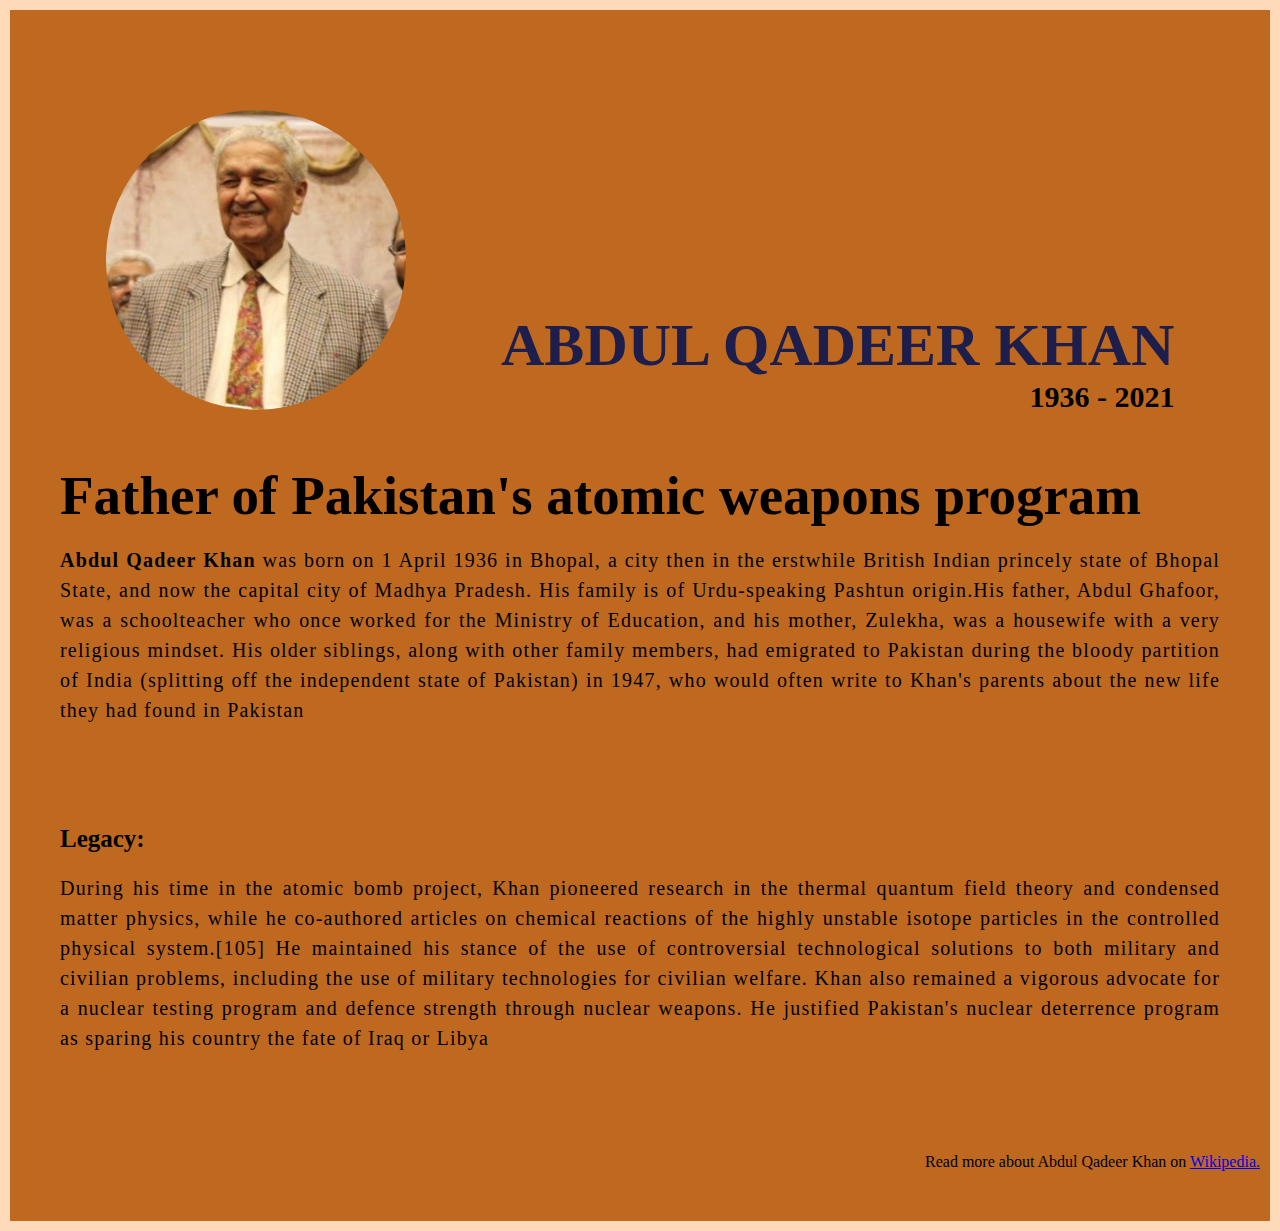
<file: project1/index.html>
<!DOCTYPE html>
<html lang="en">
<head>
    <meta charset="UTF-8">
    <meta http-equiv="X-UA-Compatible" content="IE=edge">
    <meta name="viewport" content="width=device-width, initial-scale=1.0">
    <title>Tribute Website</title>
    <link rel="stylesheet" href="style.css">
</head>
<body>
    <div class="container">     
    <div class="content"></div>
     <section class="top_section">
     <div class="image_container">
      <img src="Abdul_Qadeer_Khan.jpg" alt="Abdul Qadeer Khan">
       </div> 
    <div>
     <h1> Abdul Qadeer Khan</h1>
    <h4> 1936 - 2021</h4>
    </div>
     </section>
       <section class="about_section">
      <h2>Father of Pakistan's atomic weapons program</h2>
      <p><b>Abdul Qadeer Khan</b> was born on 1 April 1936 in Bhopal, a city then in the erstwhile British Indian princely state of Bhopal State, and now the capital city of Madhya Pradesh. His family is of Urdu-speaking Pashtun origin.His father, Abdul Ghafoor, was a schoolteacher who once worked for the Ministry of Education, and his mother, Zulekha, was a housewife with a very religious mindset. His older siblings, along with other family members, had emigrated to Pakistan during the bloody partition of India (splitting off the independent state of Pakistan) in 1947, who would often write to Khan's parents about the new life they had found in Pakistan</p>
       </section>
    <section class="biography">
    <h3>Legacy:</h3>
    <p>During his time in the atomic bomb project, Khan pioneered research in the thermal quantum field theory and condensed matter physics, while he co-authored articles on chemical reactions of the highly unstable isotope particles in the controlled physical system.[105] He maintained his stance of the use of controversial technological solutions to both military and civilian problems, including the use of military technologies for civilian welfare. Khan also remained a vigorous advocate for a nuclear testing program and defence strength through nuclear weapons. He justified Pakistan's nuclear deterrence program as sparing his country the fate of Iraq or Libya</p>
    </section>
    <footer><p>Read more about Abdul Qadeer Khan on <a href="https://en.wikipedia.org/wiki/Abdul_Qadeer_Khan#:~:text=An%20%C3%A9migr%C3%A9%20(Muhajir)%20from%20India,separation%20based%20on%20gas%20centrifuges.">Wikipedia.</a></p></footer>
    </div>
</body>
</html>
</file>
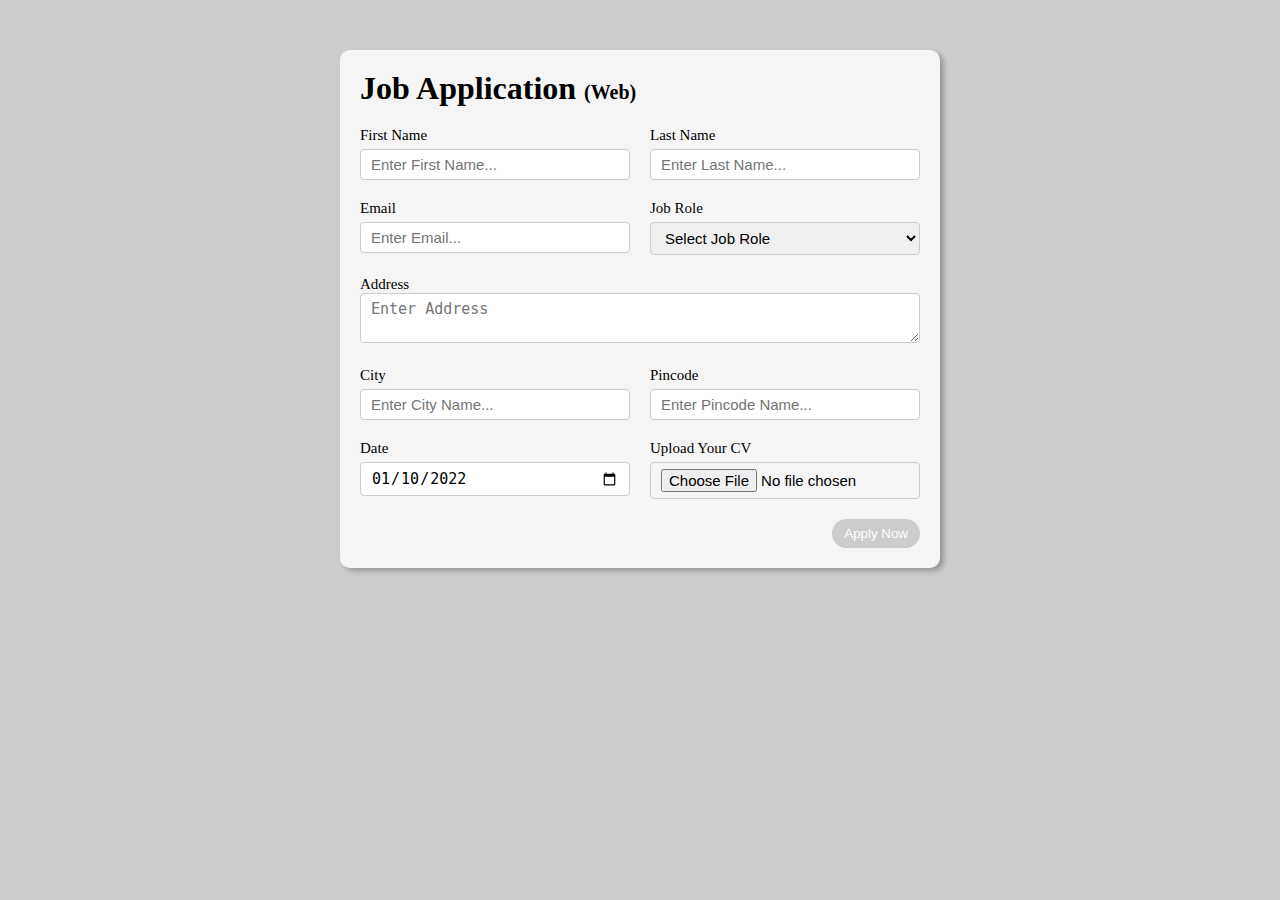
<file: project3/index.html>
<!DOCTYPE html>
<html lang="en">
  <head>
    <meta charset="UTF-8" />
    <meta http-equiv="X-UA-Compatible" content="IE=edge" />
    <meta name="viewport" content="width=device-width, initial-scale=1.0" />
    <title>Job Application Form</title>
    <link rel="stylesheet" href="style.css" />
  </head>
  <body>
    <div class="container">
      <div class="apply_box">
        <h1>
          Job Application
          <span class="title_small">(Web)</span>
        </h1>
        <form action="">
          <div class="form_container">
            <div class="form_control">
              <label for="first_name"> First Name </label>
              <input
                id="first_name"
                name="first_name"
                placeholder="Enter First Name..."
              />
            </div>
            <div class="form_control">
              <label for="last_name"> Last Name </label>
              <input
                id="last_name"
                name="last_name"
                placeholder="Enter Last Name..."
              />
            </div>
            <div class="form_control">
              <label for="email"> Email </label>
              <input
                type="email"
                id="email"
                name="email"
                placeholder="Enter Email..."
              />
            </div>
            <div class="form_control">
              <label for="job_role"> Job Role </label>
              <select id="job_role" name="job_role">
                <option value="">Select Job Role</option>
                <option value="frontend">Frontend Developer</option>
                <option value="backend">Backend Developer</option>
                <option value="full_stack">Full Stack Developer</option>
                <option value="ui_ux">UI UX Designer</option>
              </select>
            </div>
            <div class="textarea_control">
              <label for="address"> Address </label>
              <textarea
                id="address"
                name="address"
                row="4"
                cols="30"
                placeholder="Enter Address"
              ></textarea>
            </div>
            <div class="form_control">
              <label for="city"> City </label>
              <input id="city" name="city" placeholder="Enter City Name..." />
            </div>
            <div class="form_control">
              <label for="pincode"> Pincode </label>
              <input
                type="number"
                id="pincode"
                name="pincode"
                placeholder="Enter Pincode Name..."
              />
            </div>
            <div class="form_control">
              <label for="date"> Date </label>
              <input value="2022-01-10" type="date" id="date" name="date" />
            </div>
            <div class="form_control">
              <label for="upload"> Upload Your CV </label>
              <input type="file" id="upload" name="upload" />
            </div>
          </div>
          <div class="button_container">
            <button type="submit">Apply Now</button>
          </div>
        </form>
      </div>
    </div>
  </body>
</html>
</file>
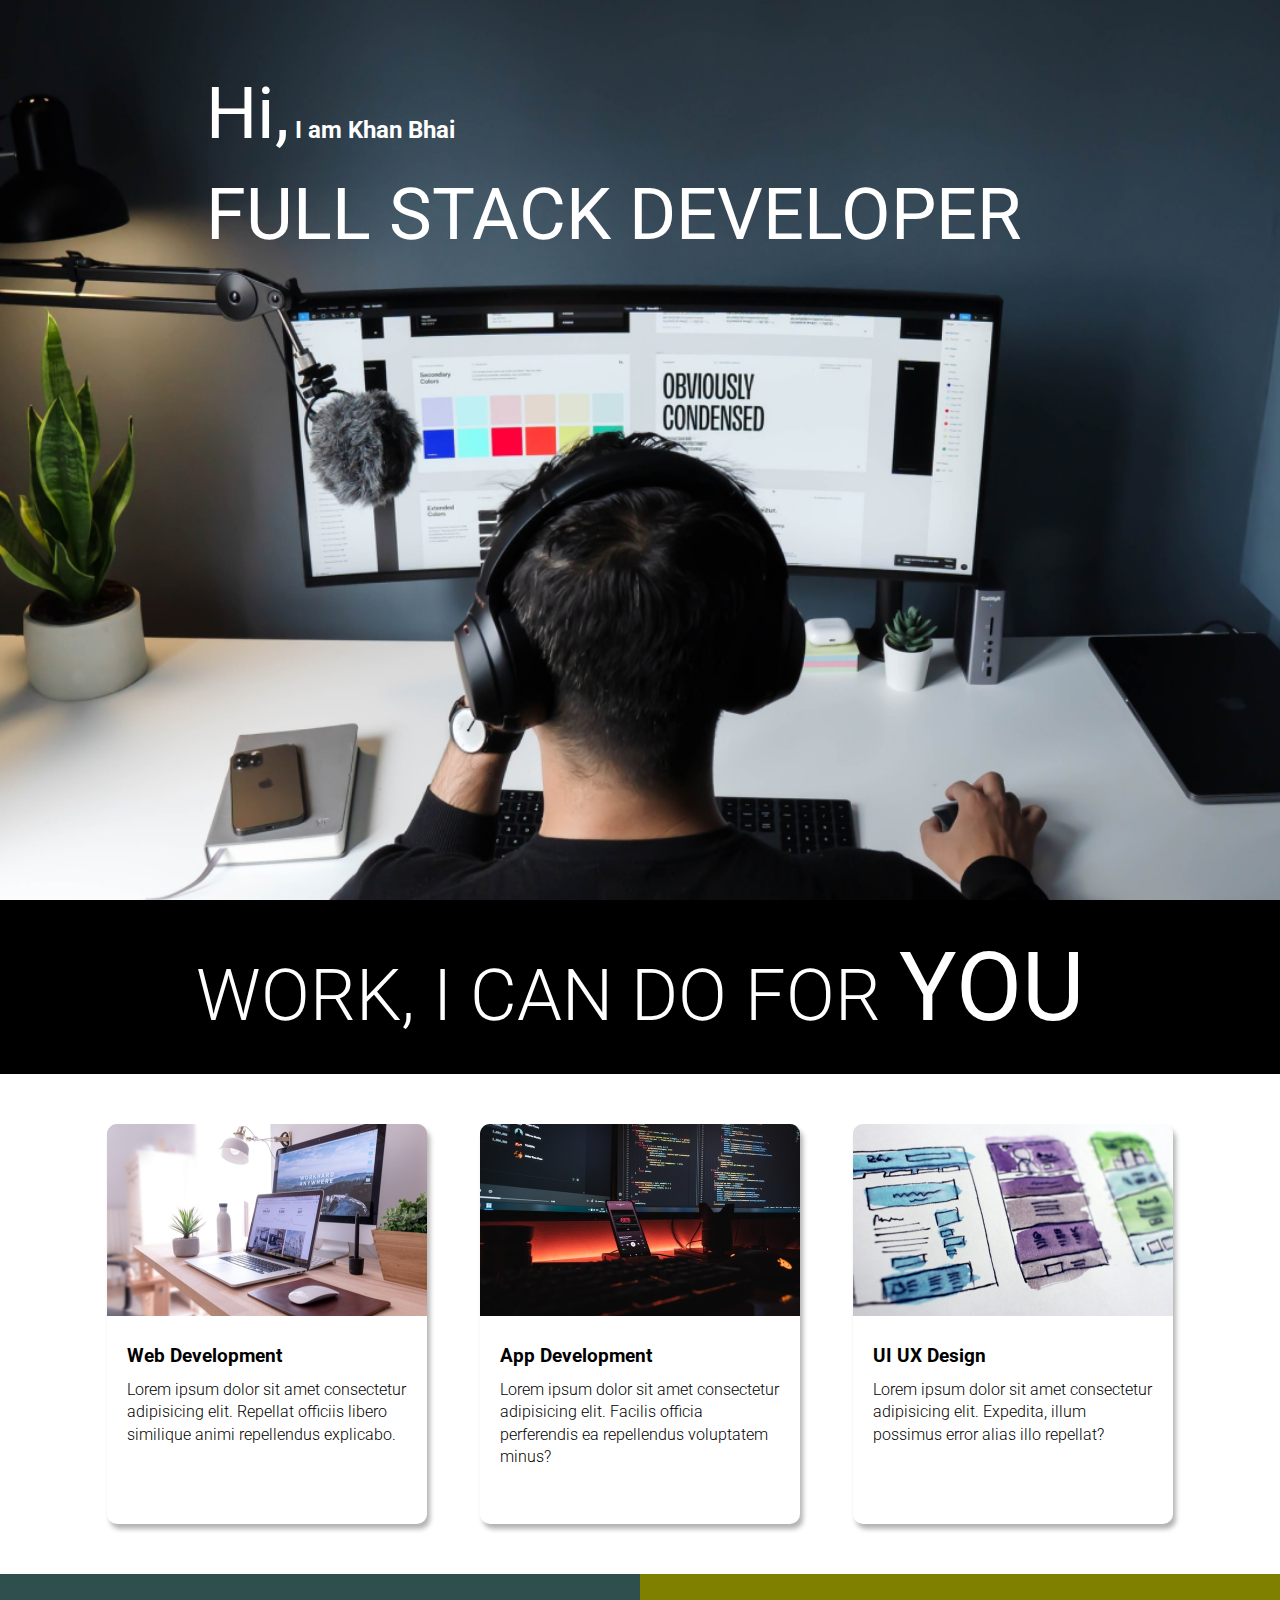
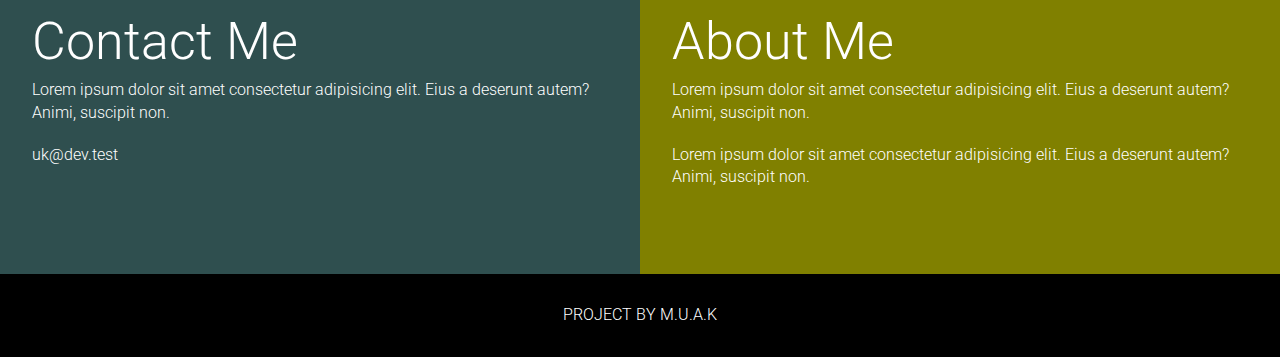
<file: project4/index.html>
<!DOCTYPE html>
<html lang="en">
<head>
    <meta charset="UTF-8">
    <meta http-equiv="X-UA-Compatible" content="IE=edge">
    <meta name="viewport" content="width=device-width, initial-scale=1.0">
    <title> Developer | Landing Page</title>
    <link rel="stylesheet" href="style.css">
</head>
<body>
    <section class="hero_section">
        <div class="text_container">
            <h2><span class="lg_text">Hi,</span> I am Khan Bhai</h2>
            <h1 class="lg_text">FULL STACK DEVELOPER</h1>
        </div>
    </section>
    <section class="black_box">
        <h2>WORK, I CAN DO FOR <span>YOU</span></h2>
    </section>
    <section class="work">
       <div class="grid_item">
        <div class="card">
            <div class="image_container">
                <img src="web.png" alt="Web Development">
            </div>
            <div class="card_container">
                <h3>Web Development</h3>
                <p>Lorem ipsum dolor sit amet consectetur adipisicing elit. Repellat officiis libero similique animi repellendus explicabo.</p>
            </div>
        </div>
       </div>
        <div class="grid_item">
            <div class="card">
                <div class="image_container">
                    <img src="mobile.png" alt="App Development">
                </div>
                <div class="card_container">
                    <h3>App Development</h3>
                    <p>Lorem ipsum dolor sit amet consectetur adipisicing elit. Facilis officia perferendis ea repellendus voluptatem minus?</p>
                </div>
            </div>
        </div>
        <div class="grid_item">
            <div class="card">
                <div class="image_container">
                    <img src="uiux.png" alt="UI UX Design">
                </div>
                <div class="card_container">
                    <h3>UI UX Design</h3>
                    <p>Lorem ipsum dolor sit amet consectetur adipisicing elit. Expedita, illum possimus error alias illo repellat?</p>
                </div>
            </div>
        </div>
    </section>
    <section class="bottom_section">
        <div class="contact">
            <h2>Contact Me</h2>
            <p>Lorem ipsum dolor sit amet consectetur adipisicing elit. Eius a deserunt autem? Animi, suscipit non.</p>
            <p>uk@dev.test</p>
        </div>
        <div class="About">
        <h2>About Me</h2>
        <p>Lorem ipsum dolor sit amet consectetur adipisicing elit. Eius a deserunt autem? Animi, suscipit non.</p>
        <p>Lorem ipsum dolor sit amet consectetur adipisicing elit. Eius a deserunt autem? Animi, suscipit non.</p>  
        </div>   
    </section>
    <footer>Project By M.U.A.K</footer>
</body>
</html>
</file>
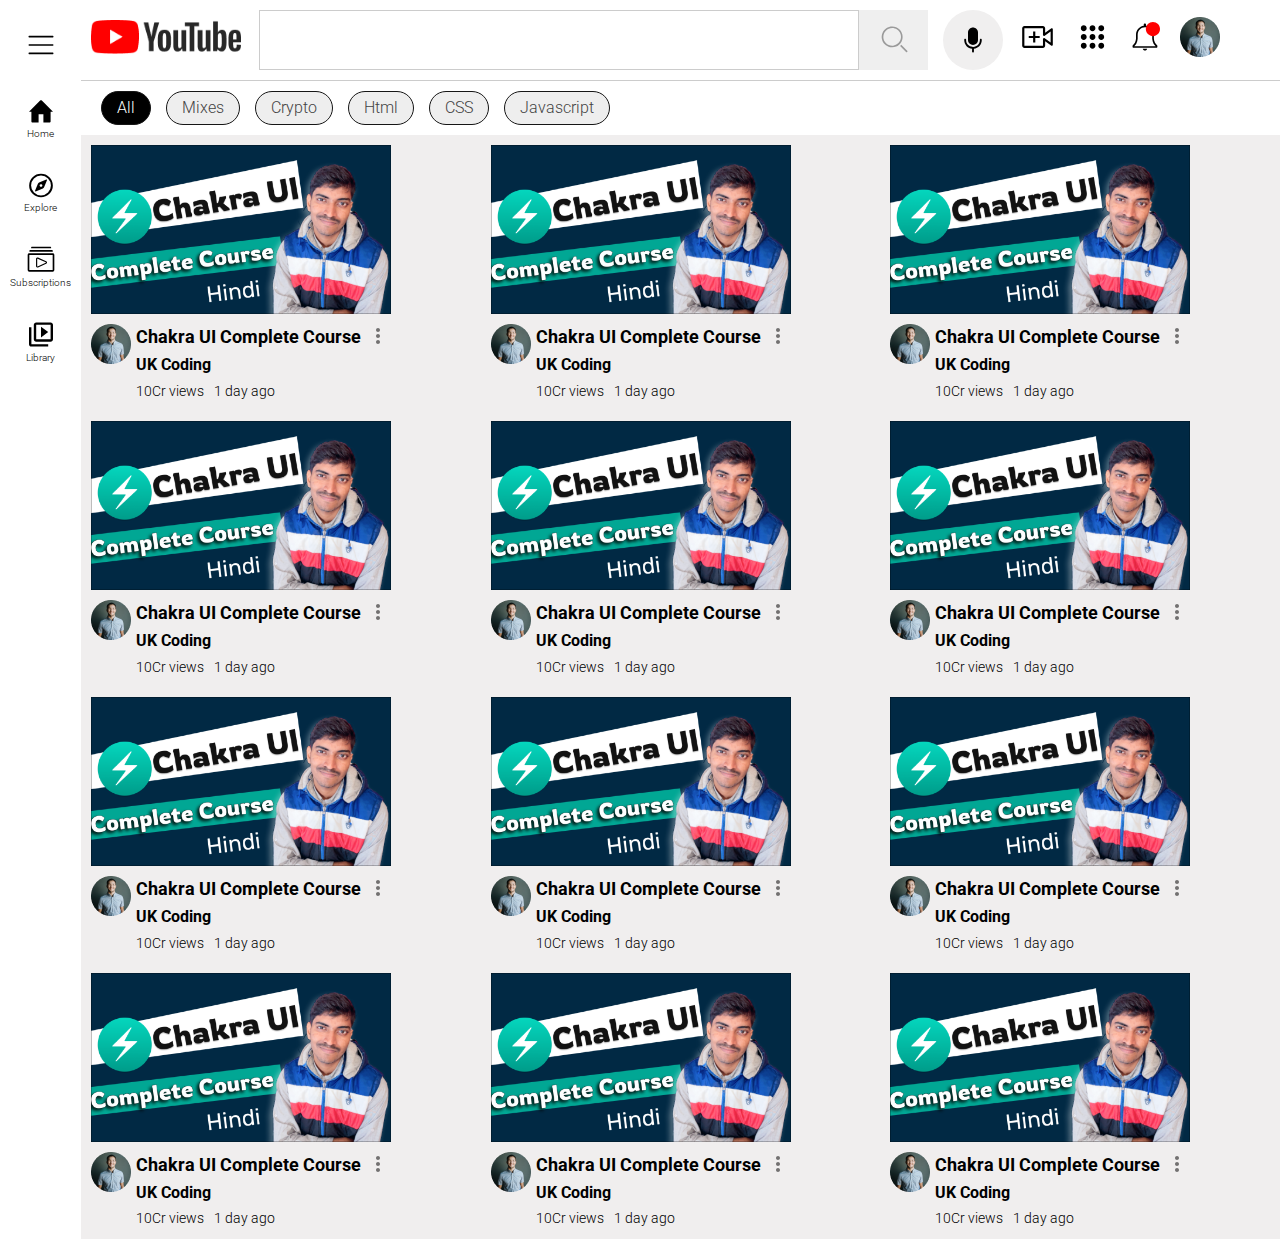
<file: project7/index.html>
<!DOCTYPE html>
<html lang="en">
<head>
    <meta charset="UTF-8">
    <meta http-equiv="X-UA-Compatible" content="IE=edge">
    <meta name="viewport" content="width=device-width, initial-scale=1.0">
    <title>Youtube Clone</title>
    <link rel="stylesheet" href="style.css">
</head>
<body>
  <div class="container">
    <aside>
        <div class="bars">
            <img src="bars.svg" alt="bars">
        </div>
        <div class="side-icons">
            <i>
                <img src="home.svg" alt="home">
            </i>
            <p>Home</p>
        </div>
        <div class="side-icons">
            <i>
                <img src="compass.svg" alt="Explore">
            </i>
            <p>Explore</p>
        </div>
        <div class="side-icons">
            <i>
                <img src="video-gallary.svg" alt="Subscriptions">
            </i>
            <p>Subscriptions</p>
        </div>
        <div class="side-icons">
            <i>
                <img src="video-library.svg" alt="Library">
            </i>
            <p>Library</p>
        </div>
      </aside> 
    <div class="main-container">
        <header>
            <nav>
                <div class="logo">
                    <img src="youtube-logo.png" alt="Youtube logo">
                </div>
                <div class="center-nav">
                    <div class="search">
                        <input type="text">
                        <button>
                            <img src="search.svg" alt="search">
                        </button>
                    </div>
                    <div class="mic">
                        <img src="mic.svg" alt="mic">
                    </div>
                </div>
                <div class="side-nav">
                    <i>
                        <img src="video-add.svg" alt="video add">
                    </i>
                    <i>
                        <img src="dot-grid.svg" alt="dot grid">
                    </i>
                    <i>
                        <img src="bell.svg" alt="bell">
                    </i>
                    <i>
                        <img src="avatar.png" alt="avatar">
                    </i>
                </div>
            </nav>
            <div class="tags">
                <div class="tag dark">All</div>
                <div class="tag light">Mixes</div>
                <div class="tag light">Crypto</div>
                <div class="tag light">Html</div>
                <div class="tag light">CSS</div>
                <div class="tag light">Javascript</div>
              </div>
          </header>
          <main>
            <div class="card-container">
                <div class="card">
                    <img src="thumbnail.png" alt="thumbnail">
                    <div class="avatar-content">
                        <div class="avatar">
                            <img src="avatar.png" alt="avatar">
                        </div>
                        <div class="content">
                            <h3>Chakra UI Complete Course</h3>
                            <p class="channel-name">UK Coding</p>
                            <div class="content-status">
                                <p>10Cr views</p>
                                <p>1 day ago</p>
                            </div>
                        </div>
                        <div class="dot">
                            <img src="dots.svg" alt="dots">
                        </div>
                </div>
                </div>
                <div class="card">
                    <img src="thumbnail.png" alt="thumbnail">
                    <div class="avatar-content">
                        <div class="avatar">
                            <img src="avatar.png" alt="avatar">
                        </div>
                        <div class="content">
                            <h3>Chakra UI Complete Course</h3>
                            <p class="channel-name">UK Coding</p>
                            <div class="content-status">
                                <p>10Cr views</p>
                                <p>1 day ago</p>
                            </div>
                        </div>
                        <div class="dot">
                            <img src="dots.svg" alt="dots">
                        </div>
                </div>
                </div>
                <div class="card">
                    <img src="thumbnail.png" alt="thumbnail">
                    <div class="avatar-content">
                        <div class="avatar">
                            <img src="avatar.png" alt="avatar">
                        </div>
                        <div class="content">
                            <h3>Chakra UI Complete Course</h3>
                            <p class="channel-name">UK Coding</p>
                            <div class="content-status">
                                <p>10Cr views</p>
                                <p>1 day ago</p>
                            </div>
                        </div>
                        <div class="dot">
                            <img src="dots.svg" alt="dots">
                        </div>
                </div>
                </div>
                <div class="card">
                    <img src="thumbnail.png" alt="thumbnail">
                    <div class="avatar-content">
                        <div class="avatar">
                            <img src="avatar.png" alt="avatar">
                        </div>
                        <div class="content">
                            <h3>Chakra UI Complete Course</h3>
                            <p class="channel-name">UK Coding</p>
                            <div class="content-status">
                                <p>10Cr views</p>
                                <p>1 day ago</p>
                            </div>
                        </div>
                        <div class="dot">
                            <img src="dots.svg" alt="dots">
                        </div>
                </div>
                </div>
                <div class="card">
                    <img src="thumbnail.png" alt="thumbnail">
                    <div class="avatar-content">
                        <div class="avatar">
                            <img src="avatar.png" alt="avatar">
                        </div>
                        <div class="content">
                            <h3>Chakra UI Complete Course</h3>
                            <p class="channel-name">UK Coding</p>
                            <div class="content-status">
                                <p>10Cr views</p>
                                <p>1 day ago</p>
                            </div>
                        </div>
                        <div class="dot">
                            <img src="dots.svg" alt="dots">
                        </div>
                </div>
                </div>
                <div class="card">
                    <img src="thumbnail.png" alt="thumbnail">
                    <div class="avatar-content">
                        <div class="avatar">
                            <img src="avatar.png" alt="avatar">
                        </div>
                        <div class="content">
                            <h3>Chakra UI Complete Course</h3>
                            <p class="channel-name">UK Coding</p>
                            <div class="content-status">
                                <p>10Cr views</p>
                                <p>1 day ago</p>
                            </div>
                        </div>
                        <div class="dot">
                            <img src="dots.svg" alt="dots">
                        </div>
                </div>
                </div>
                <div class="card">
                    <img src="thumbnail.png" alt="thumbnail">
                    <div class="avatar-content">
                        <div class="avatar">
                            <img src="avatar.png" alt="avatar">
                        </div>
                        <div class="content">
                            <h3>Chakra UI Complete Course</h3>
                            <p class="channel-name">UK Coding</p>
                            <div class="content-status">
                                <p>10Cr views</p>
                                <p>1 day ago</p>
                            </div>
                        </div>
                        <div class="dot">
                            <img src="dots.svg" alt="dots">
                        </div>
                </div>
                </div>
                <div class="card">
                    <img src="thumbnail.png" alt="thumbnail">
                    <div class="avatar-content">
                        <div class="avatar">
                            <img src="avatar.png" alt="avatar">
                        </div>
                        <div class="content">
                            <h3>Chakra UI Complete Course</h3>
                            <p class="channel-name">UK Coding</p>
                            <div class="content-status">
                                <p>10Cr views</p>
                                <p>1 day ago</p>
                            </div>
                        </div>
                        <div class="dot">
                            <img src="dots.svg" alt="dots">
                        </div>
                </div>
                </div>
                <div class="card">
                    <img src="thumbnail.png" alt="thumbnail">
                    <div class="avatar-content">
                        <div class="avatar">
                            <img src="avatar.png" alt="avatar">
                        </div>
                        <div class="content">
                            <h3>Chakra UI Complete Course</h3>
                            <p class="channel-name">UK Coding</p>
                            <div class="content-status">
                                <p>10Cr views</p>
                                <p>1 day ago</p>
                            </div>
                        </div>
                        <div class="dot">
                            <img src="dots.svg" alt="dots">
                        </div>
                </div>
                </div>
                <div class="card">
                    <img src="thumbnail.png" alt="thumbnail">
                    <div class="avatar-content">
                        <div class="avatar">
                            <img src="avatar.png" alt="avatar">
                        </div>
                        <div class="content">
                            <h3>Chakra UI Complete Course</h3>
                            <p class="channel-name">UK Coding</p>
                            <div class="content-status">
                                <p>10Cr views</p>
                                <p>1 day ago</p>
                            </div>
                        </div>
                        <div class="dot">
                            <img src="dots.svg" alt="dots">
                        </div>
                </div>
                </div>
                <div class="card">
                    <img src="thumbnail.png" alt="thumbnail">
                    <div class="avatar-content">
                        <div class="avatar">
                            <img src="avatar.png" alt="avatar">
                        </div>
                        <div class="content">
                            <h3>Chakra UI Complete Course</h3>
                            <p class="channel-name">UK Coding</p>
                            <div class="content-status">
                                <p>10Cr views</p>
                                <p>1 day ago</p>
                            </div>
                        </div>
                        <div class="dot">
                            <img src="dots.svg" alt="dots">
                        </div>
                </div>
                </div>
                <div class="card">
                    <img src="thumbnail.png" alt="thumbnail">
                    <div class="avatar-content">
                        <div class="avatar">
                            <img src="avatar.png" alt="avatar">
                        </div>
                        <div class="content">
                            <h3>Chakra UI Complete Course</h3>
                            <p class="channel-name">UK Coding</p>
                            <div class="content-status">
                                <p>10Cr views</p>
                                <p>1 day ago</p>
                            </div>
                        </div>
                        <div class="dot">
                            <img src="dots.svg" alt="dots">
                        </div>
                </div>
                </div>
            </div>
          </main> 
    </div>
  </div>
</body>
</html>
</file>
<file: project1/style.css>
*{
    margin: 0;
    padding: 0;
    box-sizing: border-box;
}
.container{
    background-color:#be691f;
    min-height: 100vh;
    border: 10px solid peachpuff;
}

 .content{
    max-width: 900px;
    margin: 0 auto;
}

.top_section{
    margin-top: 100px;
    display: flex;
    justify-content:space-evenly;
    align-items:flex-end;
}

.top_section h1{
    font-size: 60px;
    font-weight: bold;
    color:#1d1e4c;
    text-transform: uppercase;
}
.top_section h4{
    text-align: end;
    font-size: 30px;
}
.image_conatiner,img{
    border-radius: 50%;
    overflow:hidden;
}
.image_conatiner,
 img{
 width: 300px;
 height: 300px;
}

.about_section{
    margin: 50px;
}

.about_section h2{
 font-size: 55px;
 font-weight: 400px;
 margin-bottom: 18px;
}

.about_section p{
    font-size: 20px;
    line-height: 30px;
    letter-spacing:1.2px;
    text-align: justify;
}

.biography{
    margin-top: 20px;
    padding: 50px;
}

.biography h3{
    margin-bottom: 20px;
    font-size: 25px;
}
.biography p{
  font-size: 20px ;
  line-height: 30px;
  letter-spacing: 1.2px;
  text-align: justify;
}

footer{
    margin: 40px 0;
    padding: 10px;
}
footer p{
    text-align:right;
}
</file>
<file: project3/style.css>
* {
    margin: 0;
    padding: 0;
    box-sizing: border-box;
  }
  
  body {
    background-color: #ccc;
  }
  .container {
    max-width: 900px;
    margin: 0 auto;
  }
  
  .apply_box {
    max-width: 600px;
    padding: 20px;
    background-color: whitesmoke;
    margin: 0 auto;
    margin-top: 50px;
    box-shadow: 4px 3px 5px rgba(1, 1, 1, 0.25);
    border-radius: 10px;
  }
  
  .title_small {
    font-size: 20px;
  }
  
  .form_container {
    margin-top: 20px;
    display: grid;
    grid-template-columns: repeat(auto-fit, minmax(200px, 1fr));
    gap: 20px;
  }
  .form_control {
    display: flex;
    flex-direction: column;
  }
  
  label {
    font-size: 15px;
    margin-bottom: 5px;
  }
  
  input,
  select,
  textarea {
    padding: 6px 10px;
    border: 1px solid #ccc;
    border-radius: 4px;
    font-size: 15px;
  }
  
  input:focus {
    outline-color:grey;
  }
  
  .button_container {
    display: flex;
  
    justify-content: flex-end;
    margin-top: 20px;
  }
  button {
    background-color:#ccc;
    border: transparent solid 2px;
    padding: 5px 10px;
    color: white;
    border-radius: 20px;
    transition: 0.3s ease-in;
  }
  button:hover {
    background-color: grey;
    border: 2px solid;
    transition: 0.3s ease-out;
    cursor: pointer;
  }
  .textarea_control {
    grid-column: 1 / span 2;
  }
  .textarea_control textarea {
    width: 100%;
  }
  
  @media (max-width: 460px) {
    .textarea_control {
      grid-column: 1 / span 1;
    }
  } ;
</file>
<file: project4/style.css>
@import url("https://fonts.googleapis.com/css2?family=Roboto:ital,wght@0,100;0,300;0,400;0,500;0,700;0,900;1,100;1,300;1,400;1,500;1,700;1,900&display=swap");

*{
    margin: 0;
    padding: 0;
    box-sizing: border-box;
}

html,body{
    line-height: 1.4;
    font-weight: 300;
    font-family: "Roboto", sans-serif;
}

.hero_section{
    background-image: url(developer.png);
    height: 100vh;
    background-position: center;
    background-size: cover;
    background-repeat: no-repeat;
}

.text_container{
    color: white;
    max-width: 900px;
    margin: 0 auto;
    padding-top: 64px;
    padding-left: 16px;
}

.lg_text{
  font-size: 72px;
  font-weight: 400;
}

.black_box{
    background-color: black;
    padding: 20px;
}
.black_box h2{
    font-size: 72px;
    color: white;
    text-align: center;
    font-weight: 300;
}

.black_box h2 span{
    font-weight: 400;
    font-size: 96px;
}

.work{
    display: grid;
    gap: 20px;
    grid-template-columns: repeat(auto-fit,minmax(320px,1fr));
    max-width: 1100px;
    margin: 50px auto;
}
.grid_item{
    display: flex;
    justify-content: center;
    align-items: center;
}
.card{
    max-width: 320px;
    height: 400px;
    border-radius: 10px;
    box-shadow: 3px 5px 5px rgba(1,1,1,0.3);
    transition: 0.2s ease-in;
}

.card:hover{
    transform: scale(1.04);
    box-shadow: 3px 5px 5px rgba(1,1,1,0.4);
    transition: 0.2s ease-out;
}
.card_container{
    padding: 20px;
}
.card_container h3{
    margin-bottom: 10px;
}
.bottom_section{
    display: flex;
}
.contact{
    background-color:darkslategrey;
}
.About{
    background-color:olive;
}

.contact,.About{
    min-height: 300px;
    padding: 32px;
    color: white;
}

.contact p, .About p{
    margin-bottom: 20px;
}

.contact h2, .About h2{
    font-size: 52px;
    font-weight: 300;
}
footer{
    text-align: center;
    text-transform: uppercase;
    background-color:black;
    color: white;
    padding: 30px;
}

@media(max-width:786px){
    .hero_section{
        min-height: 50vh;
    }
    .text_container{
        padding: 10px 0;
        text-align: center;
    }
    .lg_text{
        font-size: 32px;
    }
    .black_box h2{
       font-size: 24px;
    }
    .black_box h2 span{
        font-size: 32px;
    }
    .bottom_section{
        flex-direction: column;
    }
    h1{
        font-size: 32px;
    }
    .contact h2, .About h2{
        font-size: 32px;
    }
}
</file>
<file: project7/style.css>
@import url("https://fonts.googleapis.com/css2?family=Roboto:ital,wght@0,100;0,300;0,400;0,500;0,700;0,900;1,100;1,300;1,400;1,500;1,700;1,900&display=swap");

*{
 margin: 0;
 padding: 0;
 box-sizing: border-box;
}
html,body{
    font-family: "Roboto", sans-serif;
    font-weight: 300;
    line-height: 1.4;
}
nav{
    display: flex;
    justify-content: space-between;
    align-items: center;
    padding: 10px;
}
.logo img{
    width: 150px;
    height: auto;
}
.center-nav{
    display: flex;
}
.search{
    display: flex;
}
.search input{
    min-width: 600px;
    padding: 10px 20px;
    border: 0.5px solid #ccc;
}
.search button{
    border: none;
    padding: 10px 20px;
}
.mic{
    padding: 15px;
    border-radius: 50%;
    background-color: rgb(240, 239, 239);
    display: grid;
    place-items: center;
    margin-left: 15px;
}
.mic img{
    width: 30px;
}
.side-nav{
    display: flex;
    align-items: center;
    justify-content: center;
    gap: 20px;
    margin-right: 50px;
}
.tags{
    display: flex;
    padding: 10px 20px;
    gap: 15px;
    border-top: 1px solid #ccc;
}
.tag {
    padding: 5px 15px;
    border-radius: 20px;
    border: 1px solid rgb(22, 22, 22);
}
.dark {
    background: black;
    color: white;
}
.light {
    background: rgb(238, 238, 238);
    color: rgb(67, 67, 67);
}
.container{
    display: flex;
}
aside{
    padding: 10px;
    display: flex;
    flex-direction: column;
    align-items: center;
    gap: 30px;
}

.side-icons{
    display: flex;
    flex-direction: column;
    align-items: center;
    justify-content: center;
}
.side-icons img{
    width: 30px;
}
.side-icons p{
    font-size: 10px;
    margin-top: -5px;
}
.bars{
    margin-top: 20px;
}

.main-container{
    width: 100%;
}
main{
    min-height: 100vh;
    background: rgb(240, 238, 238);
}
.card-container{
    display: grid;
    grid-template-columns: repeat(auto-fit,minmax(320px,1fr));
}
.card{
    padding:10px;
    max-width: 320px;
    display: flex;
    flex-direction: column;
}
.avatar-content{
 padding-top: 10px;
 display: flex;
 gap: 5px;
}
.card h3{
    font-size: 18px;
}
.content{
    display: flex;
    flex-direction: column;
    gap: 5px;
}
.channel-name{
    font-size: 16px;
    font-weight: bold;
}
.content-status{
    display: flex;
    font-size: 14px;
    gap: 10px;
}
</file>
